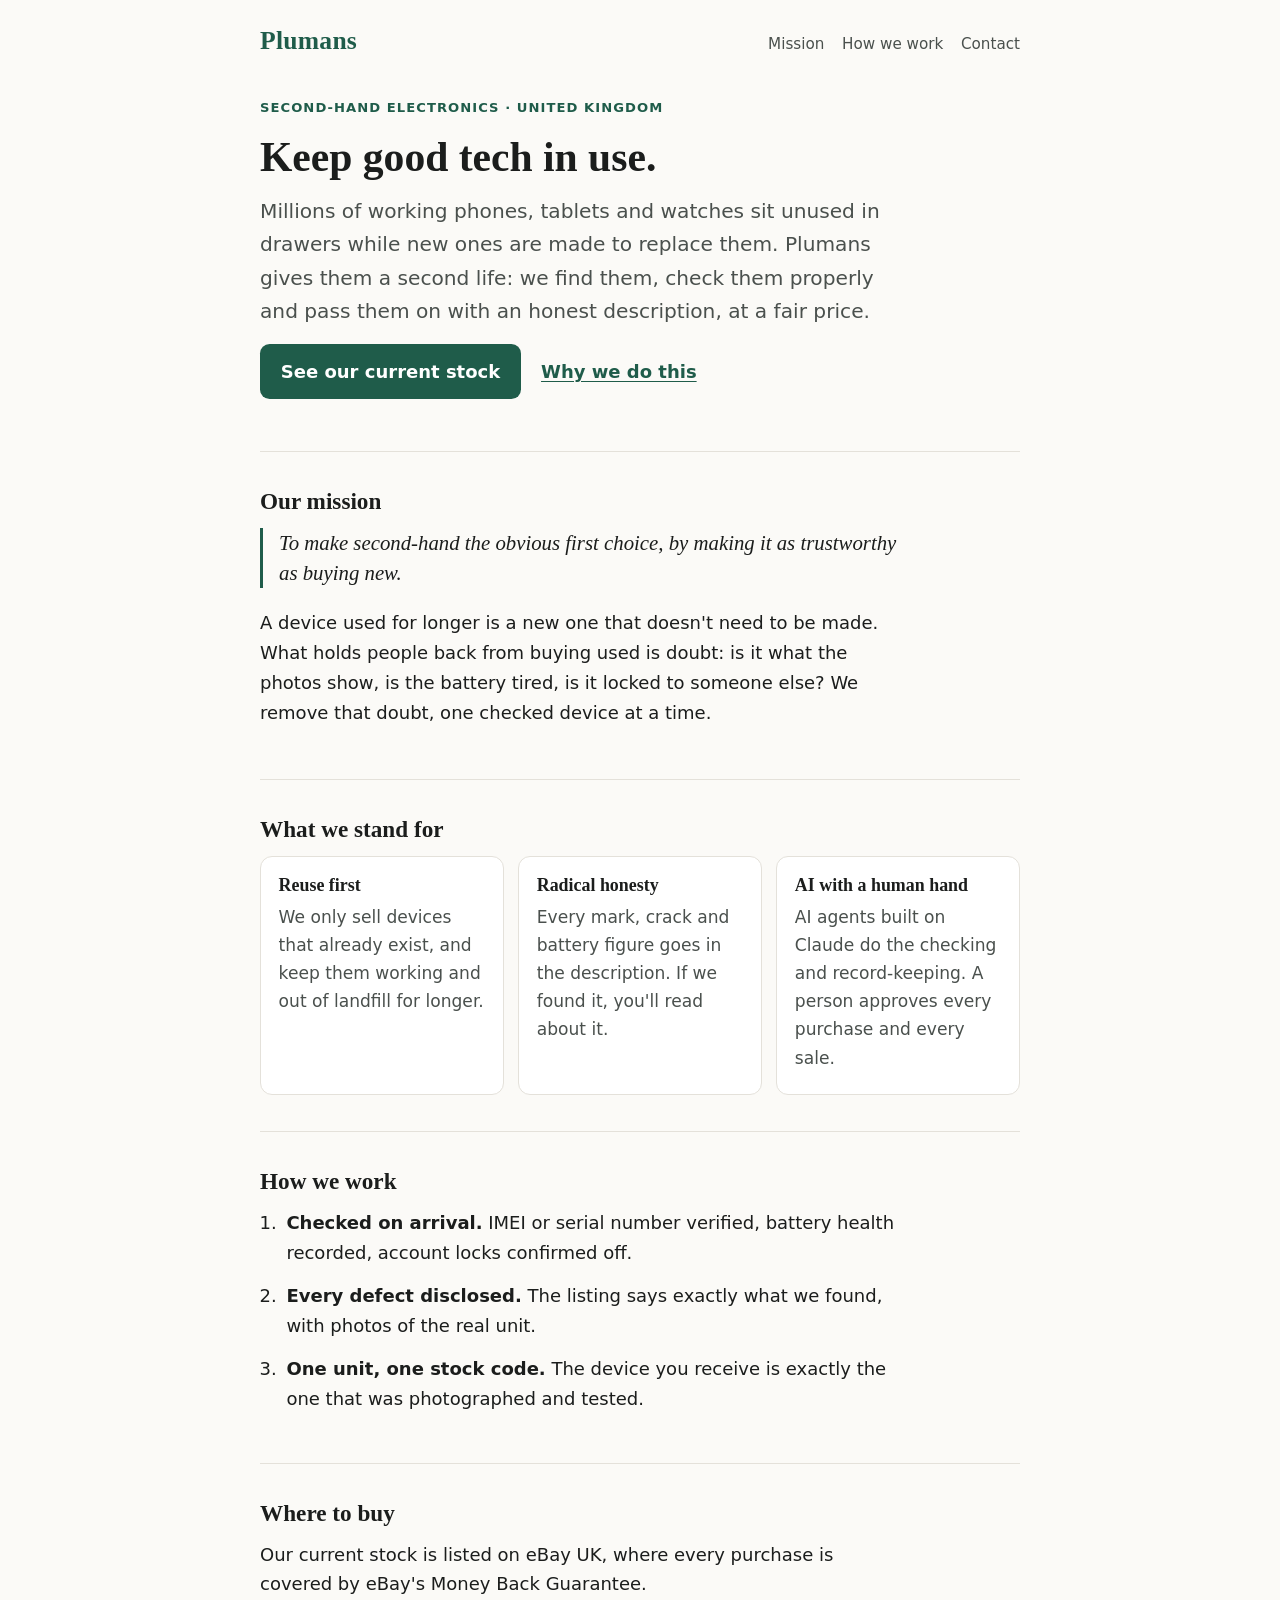
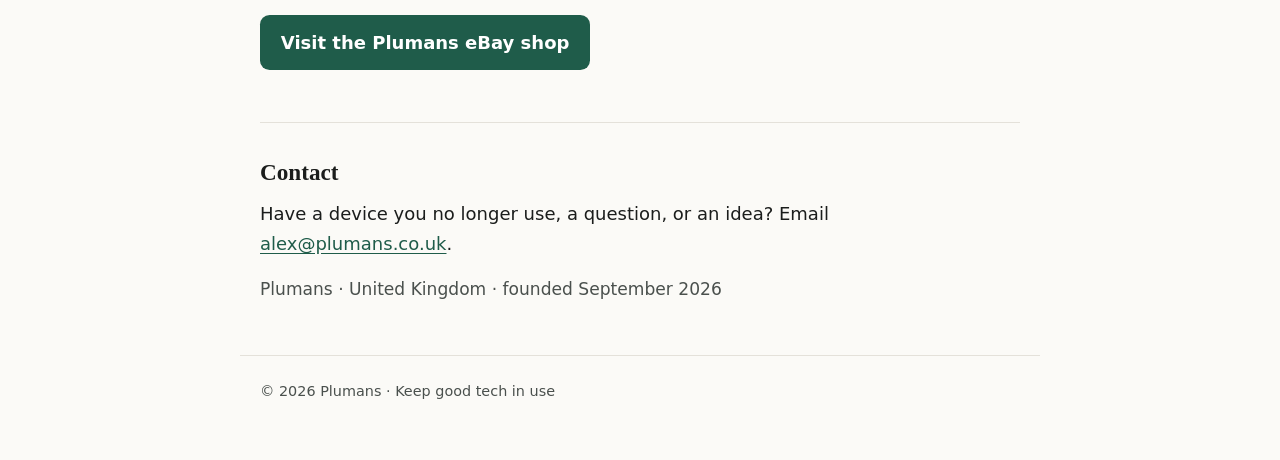
<file: index.html>
<!doctype html>
<html lang="en-GB">
<head>
<meta charset="utf-8">
<meta name="viewport" content="width=device-width, initial-scale=1">
<title>Plumans — keep good tech in use</title>
<meta name="description" content="Plumans gives used phones, tablets, smartwatches and consoles a second life: every device checked, every flaw disclosed, run by AI agents with a person approving every decision.">
<meta property="og:type" content="website">
<meta property="og:url" content="https://plumans.co.uk/">
<meta property="og:title" content="Plumans — keep good tech in use">
<meta property="og:description" content="Second-hand electronics, checked and described honestly, so good devices stay in use instead of in drawers.">
<meta name="color-scheme" content="light dark">
<link rel="canonical" href="https://plumans.co.uk/">
<link rel="icon" href="data:image/svg+xml,%3Csvg xmlns='http://www.w3.org/2000/svg' viewBox='0 0 64 64'%3E%3Crect width='64' height='64' rx='14' fill='%231f5c4a'/%3E%3Ctext x='50%25' y='54%25' dominant-baseline='middle' text-anchor='middle' font-family='Georgia,serif' font-size='42' font-weight='700' fill='%23ffffff'%3EP%3C/text%3E%3C/svg%3E">
<link rel="stylesheet" href="style.css">
</head>
<body>
<a class="skip" href="#main">Skip to content</a>
<header class="site-header">
  <p class="wordmark">Plumans</p>
  <nav aria-label="Sections">
    <a href="#mission">Mission</a>
    <a href="#how">How we work</a>
    <a href="#contact">Contact</a>
  </nav>
</header>

<main id="main">
  <section class="hero" aria-labelledby="headline">
    <p class="eyebrow">Second-hand electronics · United Kingdom</p>
    <h1 id="headline">Keep good tech in use.</h1>
    <p class="lead">Millions of working phones, tablets and watches sit unused in drawers while new ones are made to replace them. Plumans gives them a second life: we find them, check them properly and pass them on with an honest description, at a fair price.</p>
    <p class="actions">
      <a class="button" href="https://www.ebay.co.uk/usr/94alhf">See our current stock</a>
      <a class="text-link" href="#mission">Why we do this</a>
    </p>
  </section>

  <section id="mission" aria-labelledby="mission-h">
    <h2 id="mission-h">Our mission</h2>
    <p class="statement">To make second-hand the obvious first choice, by making it as trustworthy as buying new.</p>
    <p>A device used for longer is a new one that doesn't need to be made. What holds people back from buying used is doubt: is it what the photos show, is the battery tired, is it locked to someone else? We remove that doubt, one checked device at a time.</p>
  </section>

  <section aria-labelledby="principles">
    <h2 id="principles">What we stand for</h2>
    <div class="cards">
      <article class="card">
        <h3>Reuse first</h3>
        <p>We only sell devices that already exist, and keep them working and out of landfill for longer.</p>
      </article>
      <article class="card">
        <h3>Radical honesty</h3>
        <p>Every mark, crack and battery figure goes in the description. If we found it, you'll read about it.</p>
      </article>
      <article class="card">
        <h3>AI with a human hand</h3>
        <p>AI agents built on Claude do the checking and record-keeping. A person approves every purchase and every sale.</p>
      </article>
    </div>
  </section>

  <section aria-labelledby="how">
    <h2 id="how">How we work</h2>
    <ol class="steps">
      <li><strong>Checked on arrival.</strong> IMEI or serial number verified, battery health recorded, account locks confirmed off.</li>
      <li><strong>Every defect disclosed.</strong> The listing says exactly what we found, with photos of the real unit.</li>
      <li><strong>One unit, one stock code.</strong> The device you receive is exactly the one that was photographed and tested.</li>
    </ol>
  </section>

  <section aria-labelledby="buy">
    <h2 id="buy">Where to buy</h2>
    <p>Our current stock is listed on eBay UK, where every purchase is covered by eBay's Money Back Guarantee.</p>
    <p><a class="button" href="https://www.ebay.co.uk/usr/94alhf">Visit the Plumans eBay shop</a></p>
  </section>

  <section id="contact" aria-labelledby="contact-h">
    <h2 id="contact-h">Contact</h2>
    <p>Have a device you no longer use, a question, or an idea? Email <a href="mailto:alex@plumans.co.uk">alex@plumans.co.uk</a>.</p>
    <p class="muted">Plumans · United Kingdom · founded September 2026</p>
  </section>
</main>

<footer class="site-footer">
  <p>© 2026 Plumans · Keep good tech in use</p>
</footer>
</body>
</html>
</file>
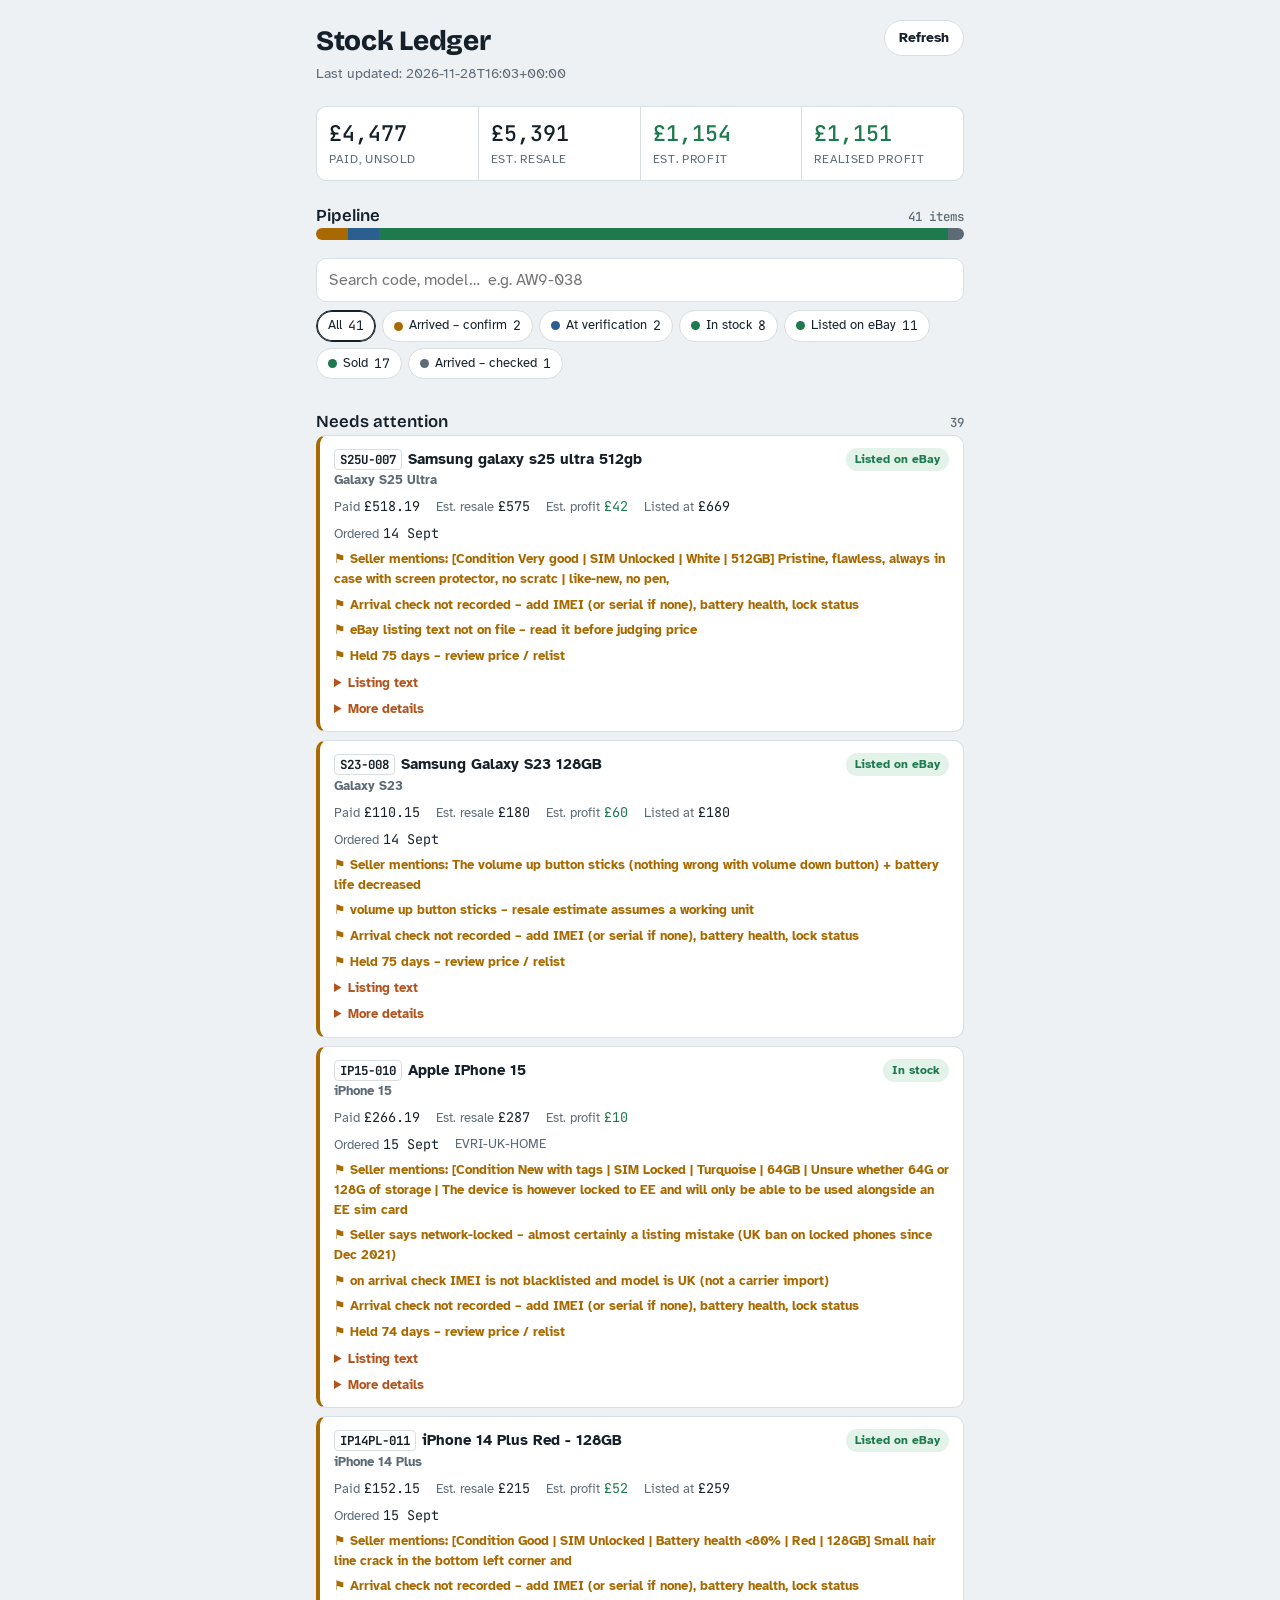
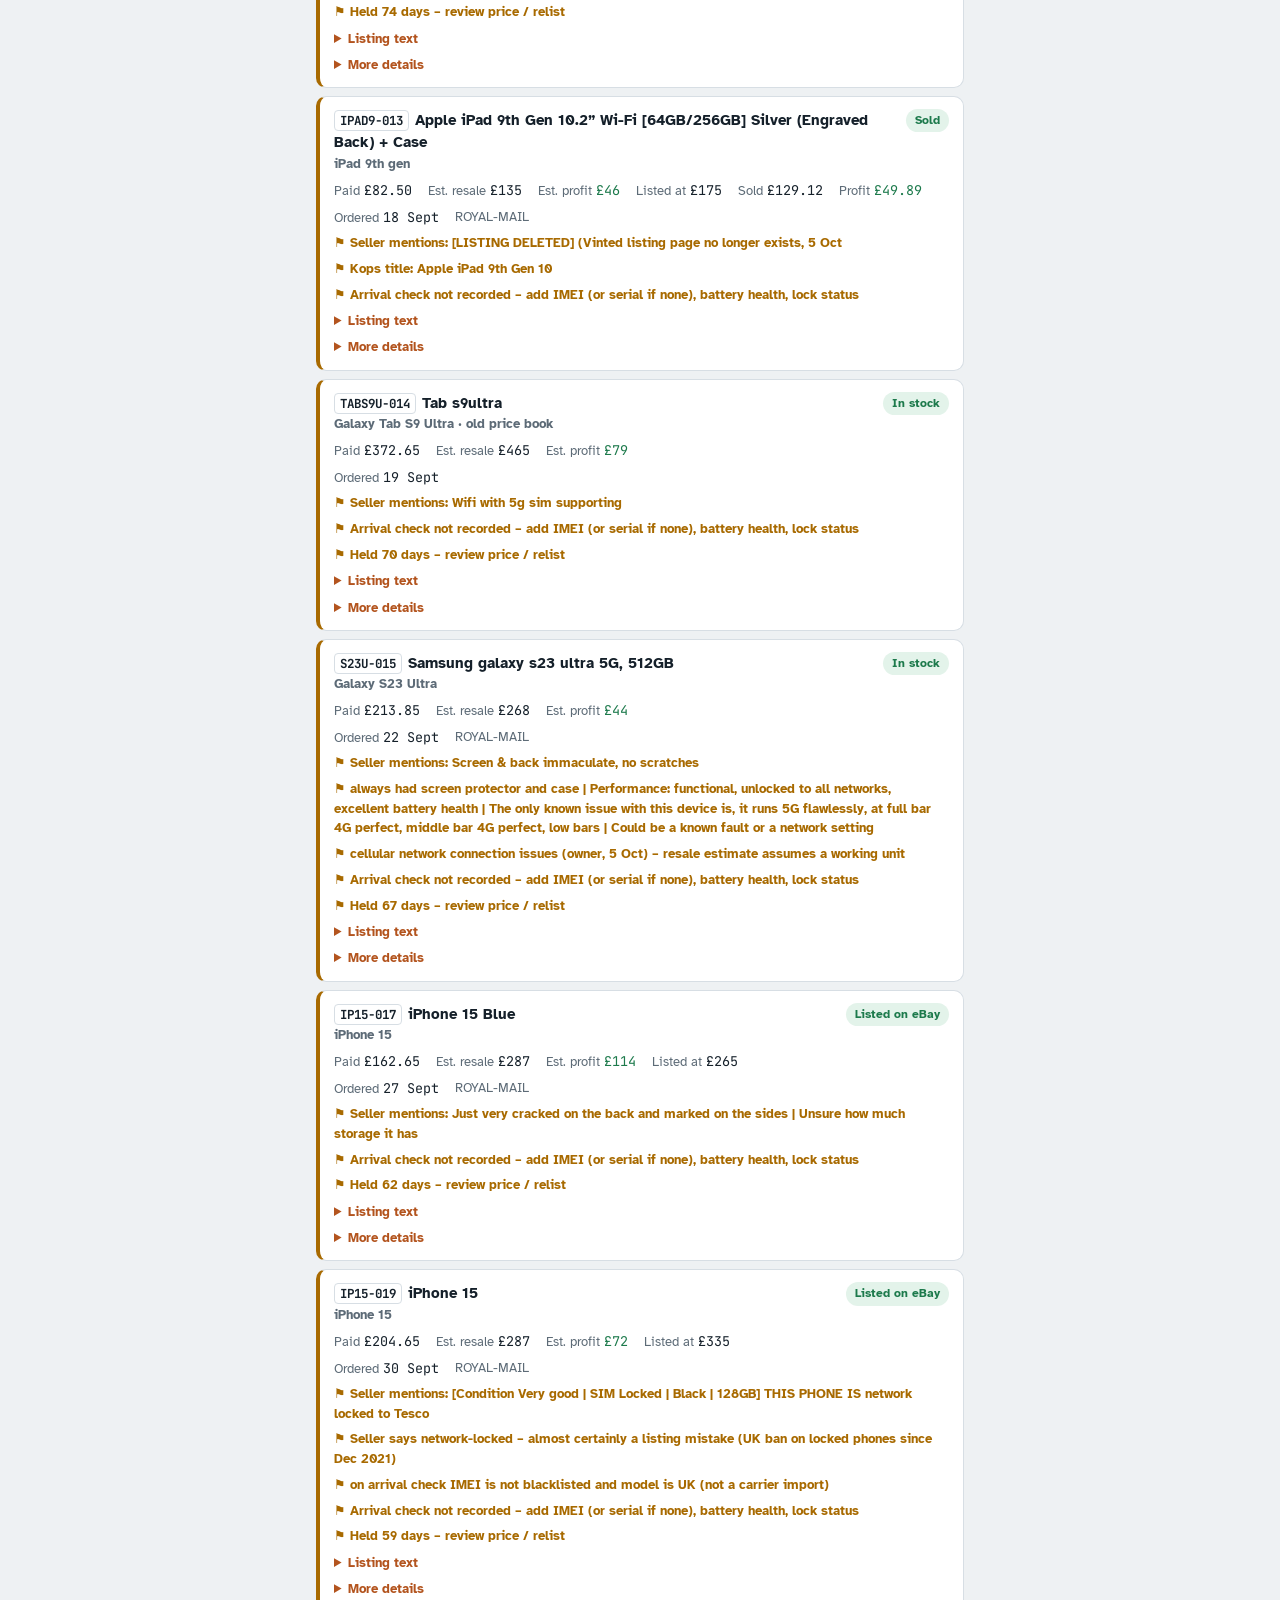
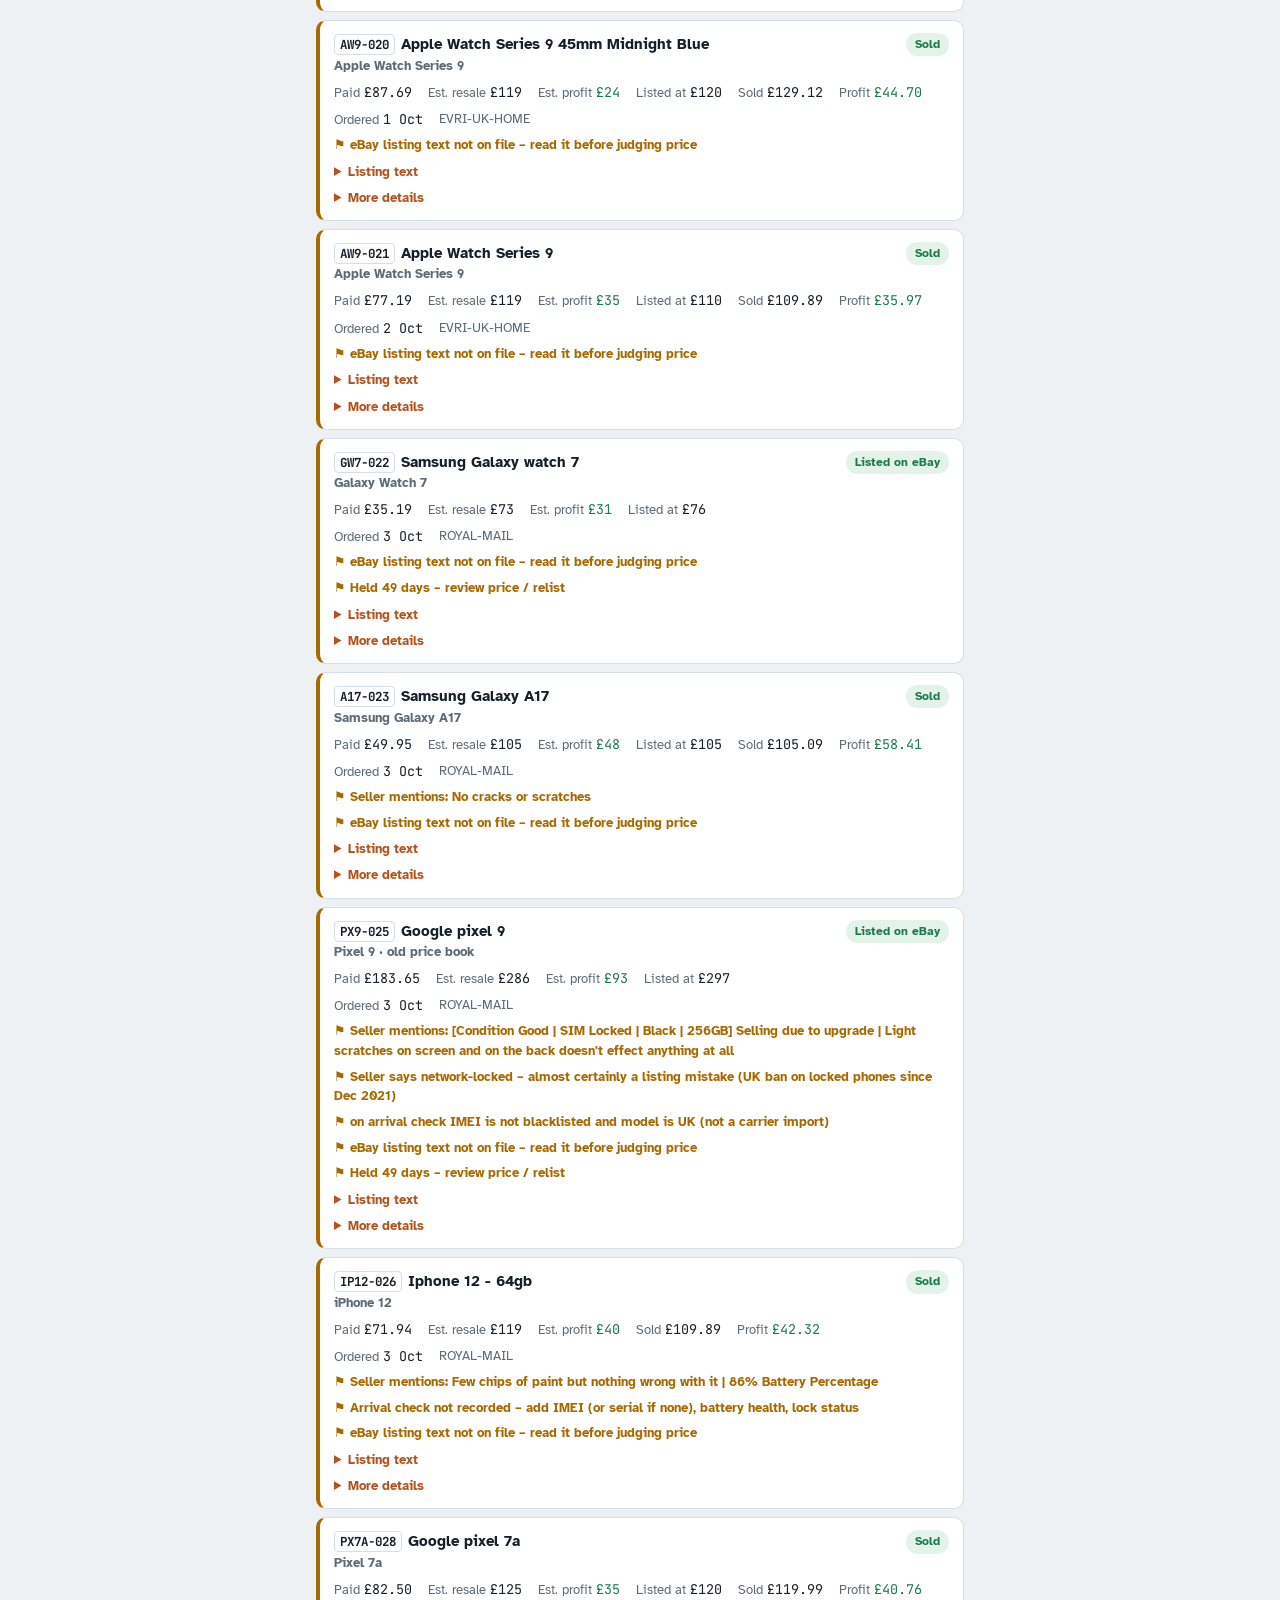
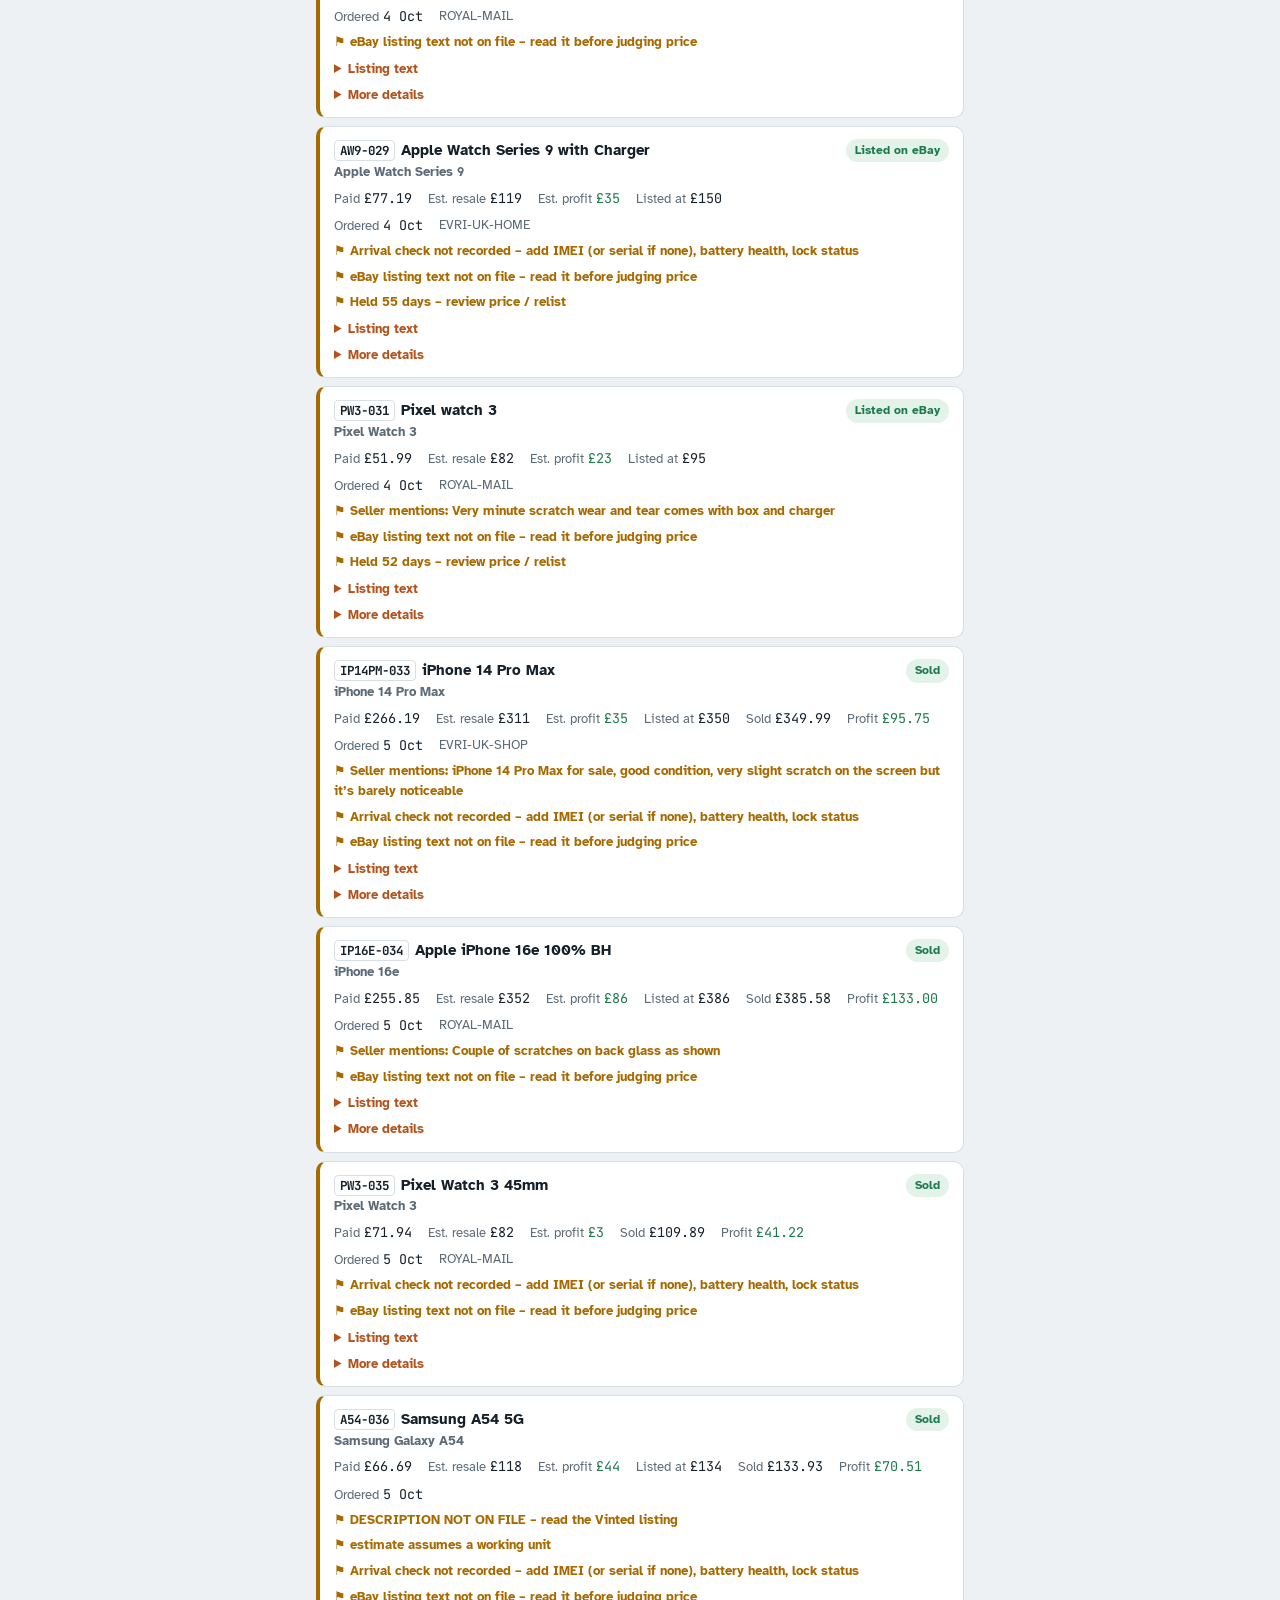
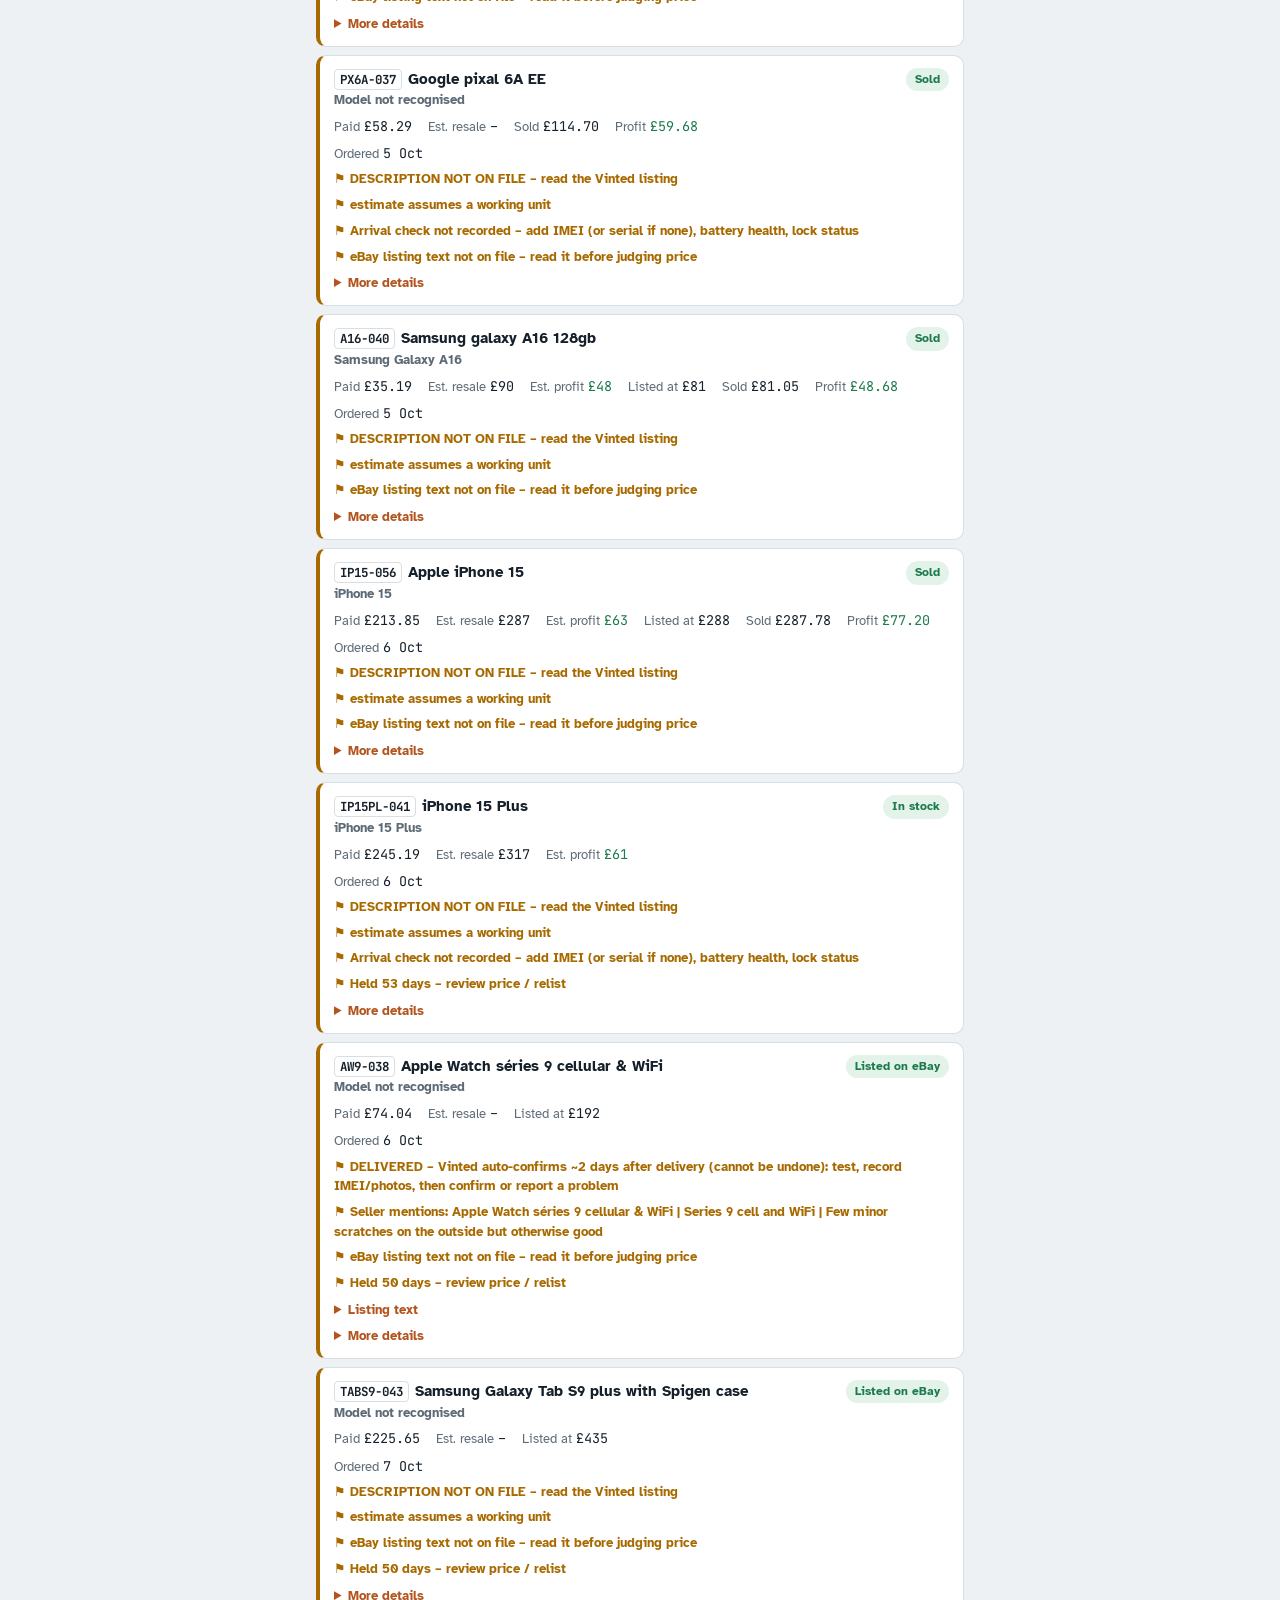
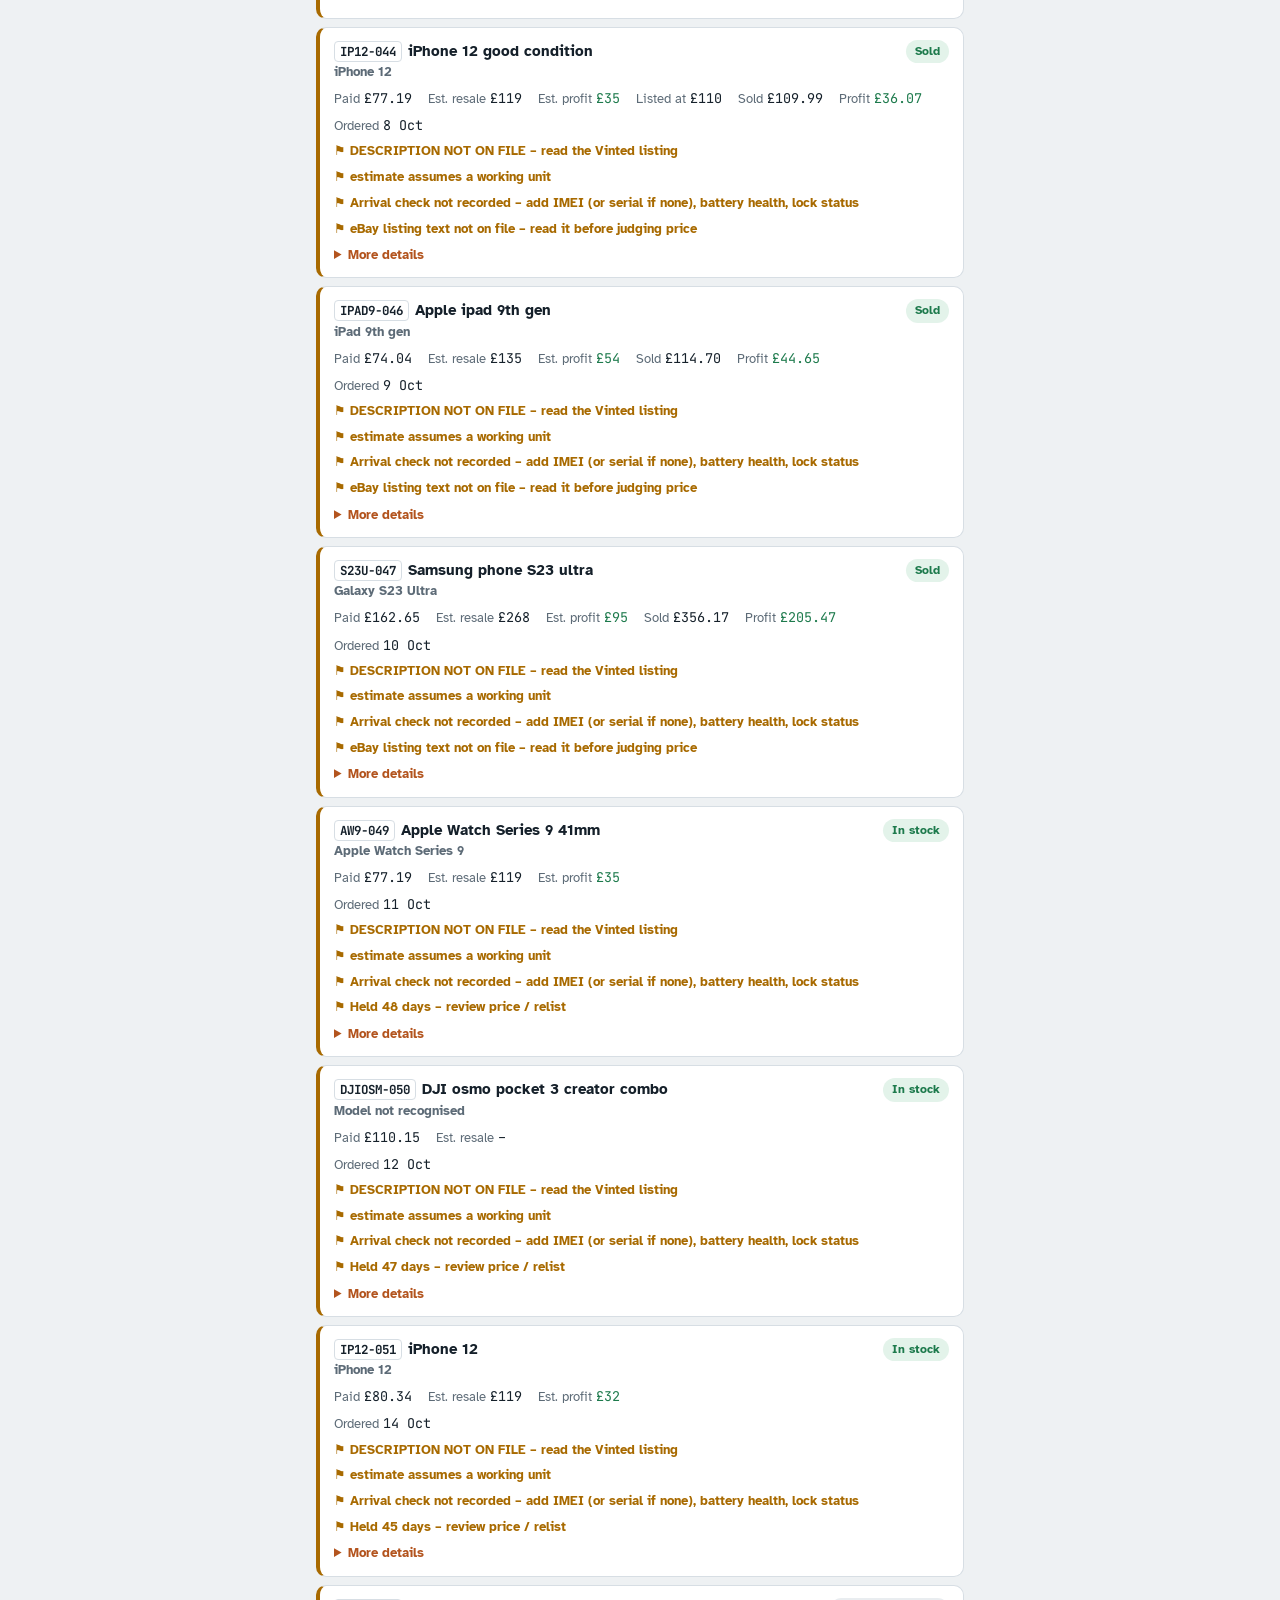
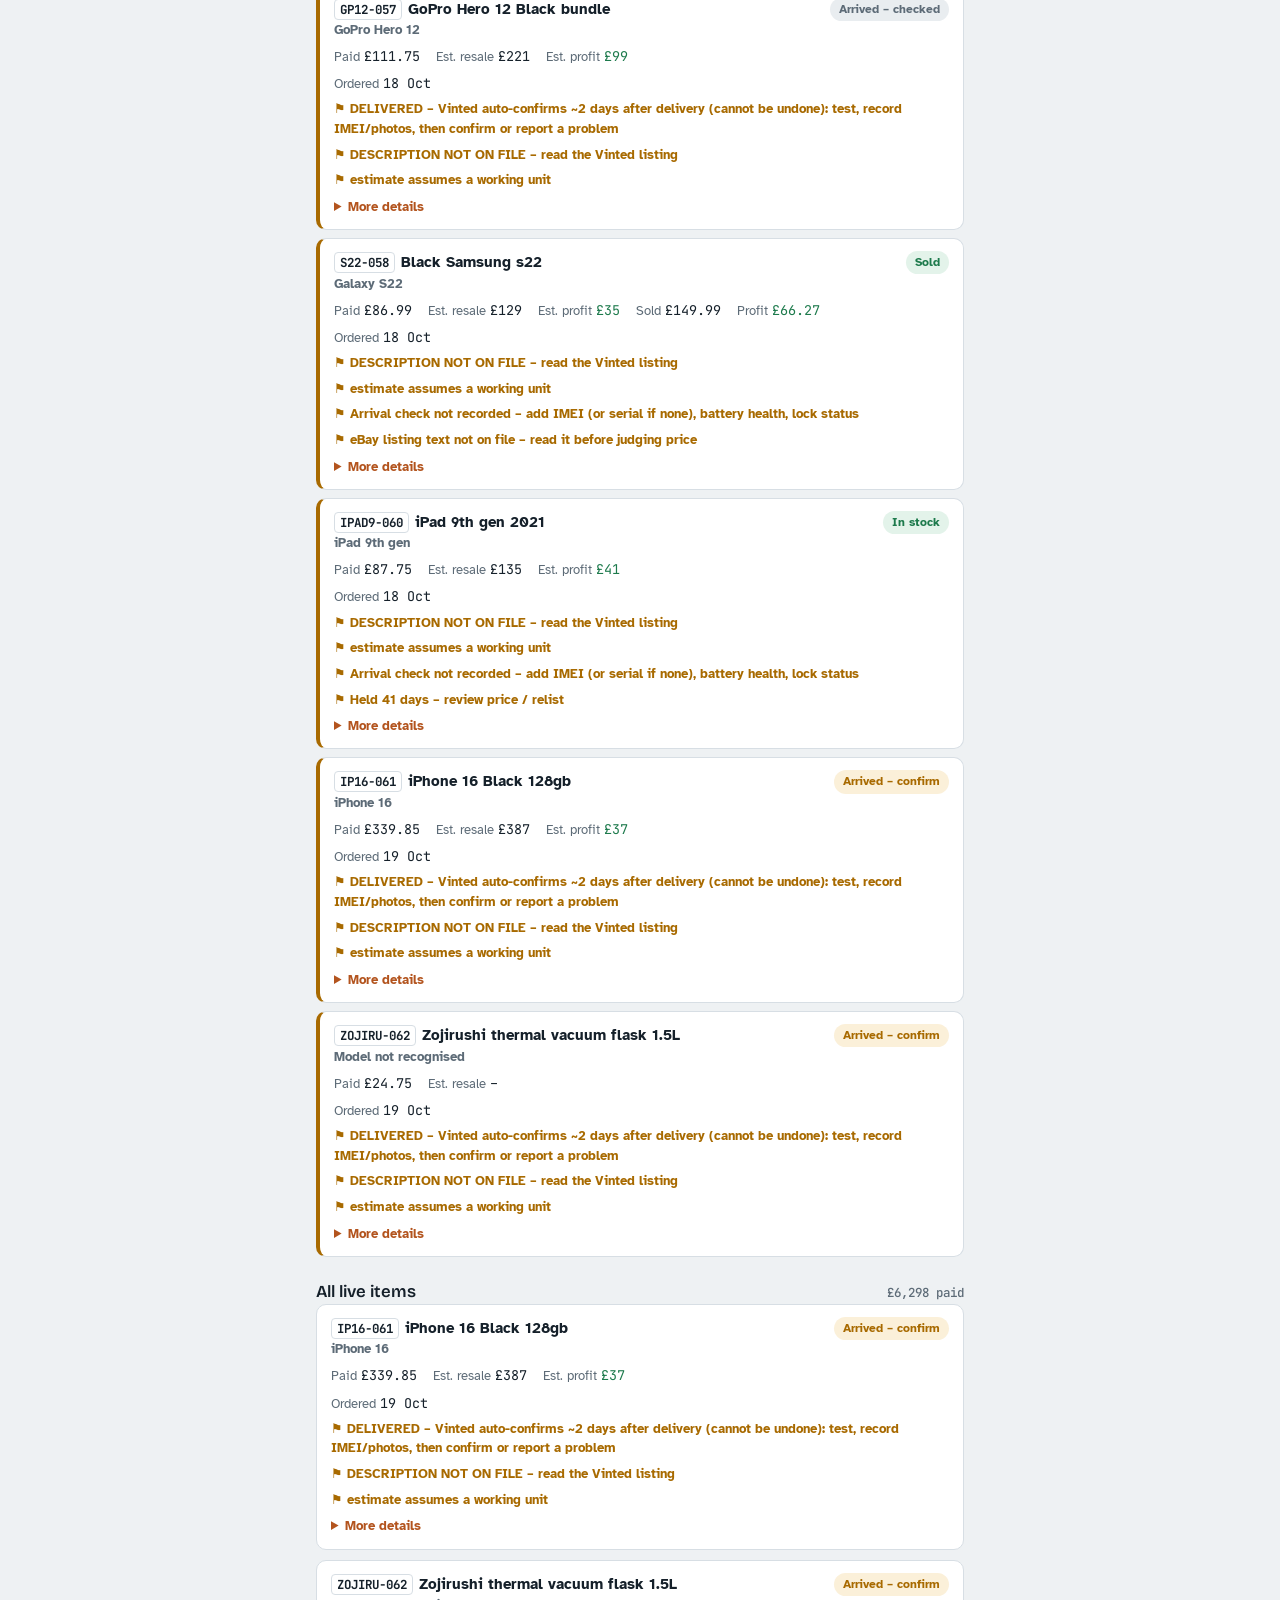
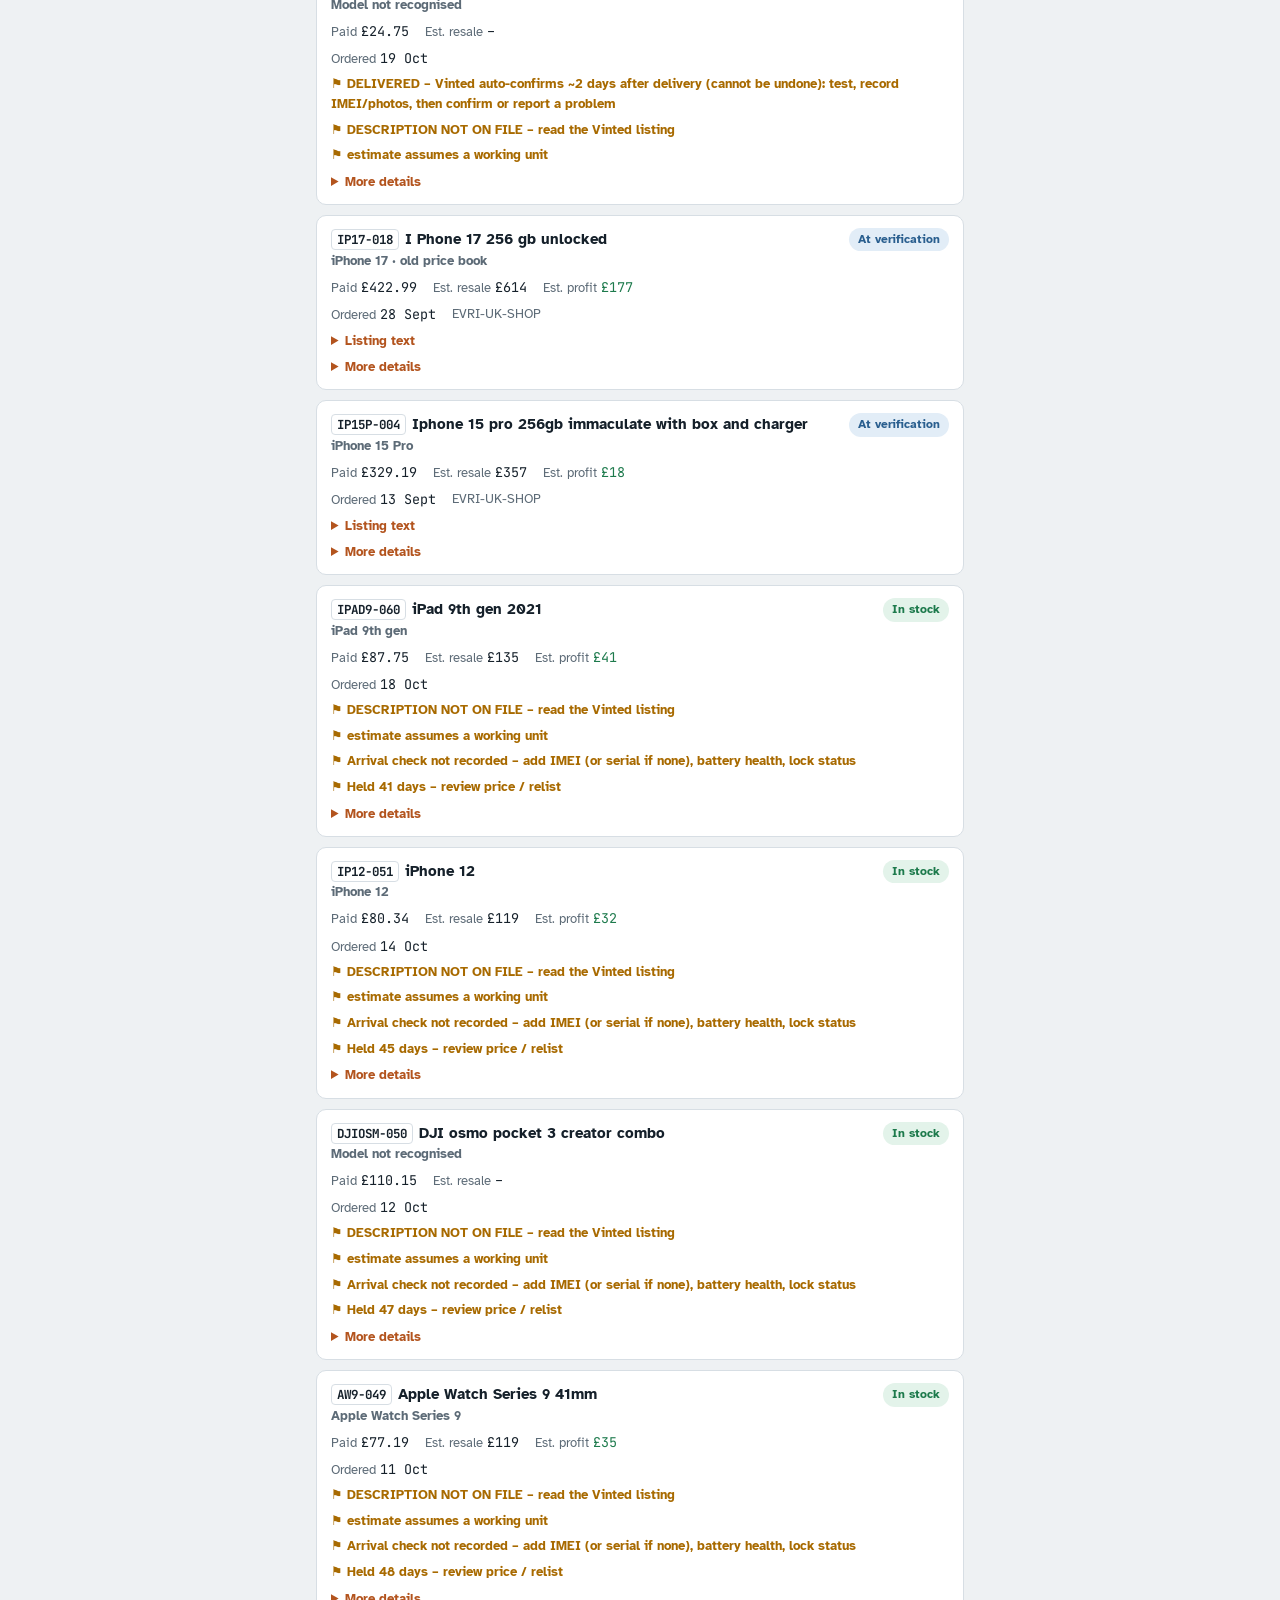
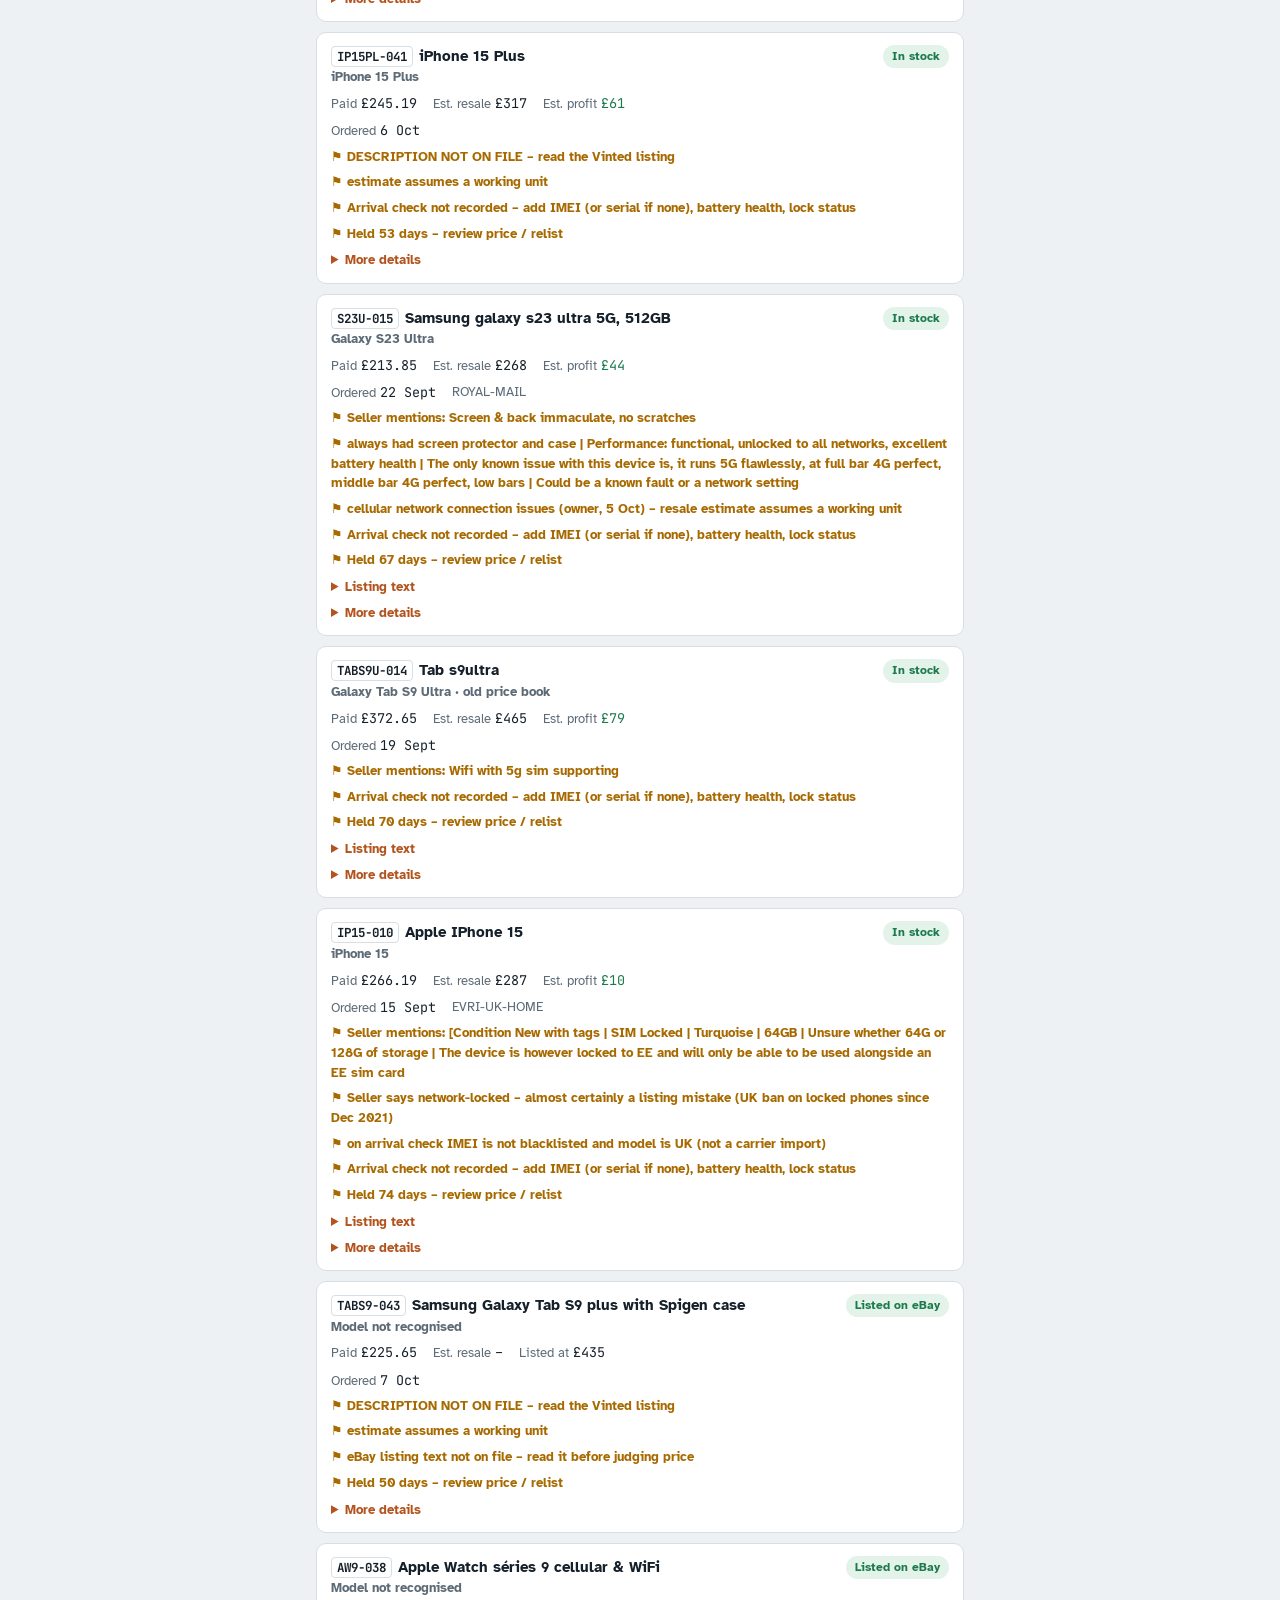
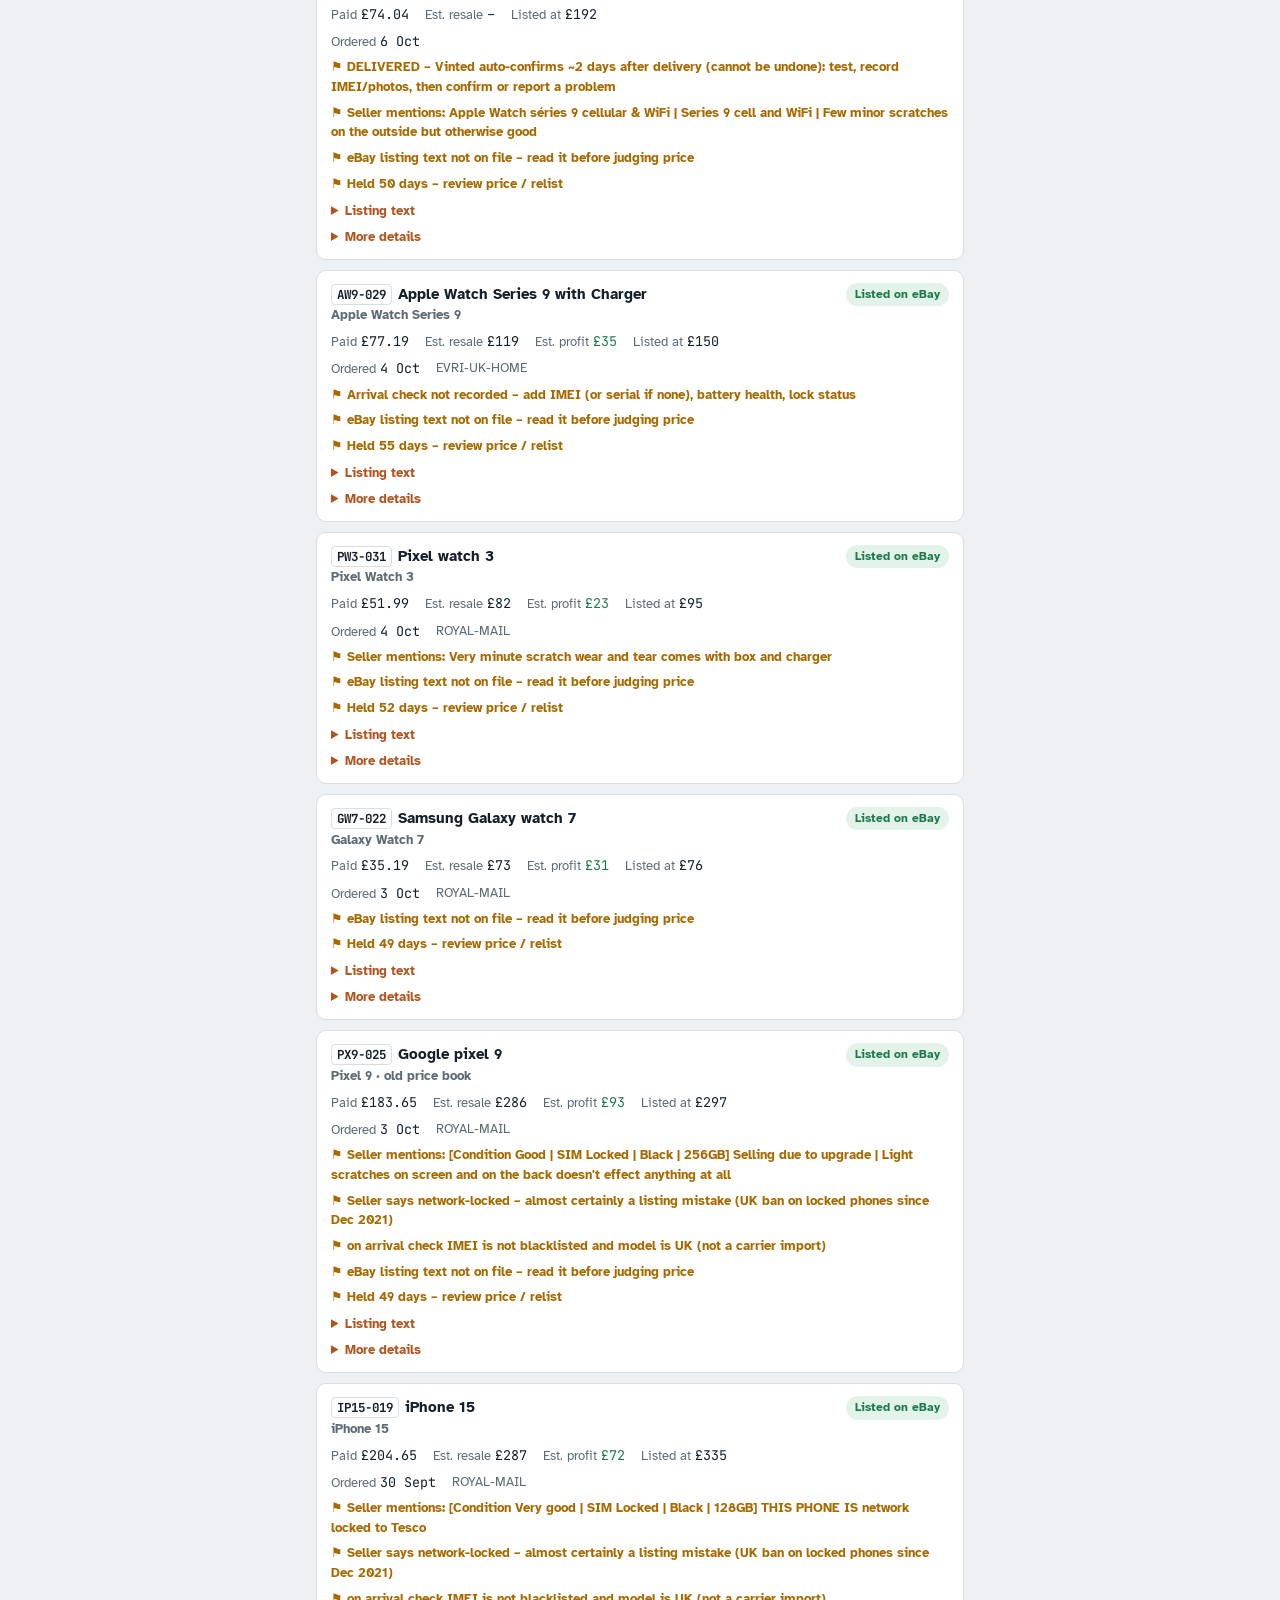
<file: ledger/index.html>
<!doctype html>
<html lang="en-GB">
<head>
<meta charset="utf-8">
<meta name="viewport" content="width=device-width,initial-scale=1,viewport-fit=cover">
<meta name="robots" content="noindex,nofollow">
<title>Kops Stock Ledger</title>
<link rel="preconnect" href="https://fonts.googleapis.com">
<link rel="preconnect" href="https://fonts.gstatic.com" crossorigin>
<link rel="stylesheet" href="https://fonts.googleapis.com/css2?family=Bricolage+Grotesque:opsz,wght@12..96,600;12..96,800&family=Atkinson+Hyperlegible:wght@400;700&family=JetBrains+Mono:wght@500&display=swap">
<style>
/* Layout: one narrow column, phone-first. Money summary -> pipeline -> needs attention -> stock cards by stage. */
:root{
  --bg:#eef1f3; --surface:#ffffff; --ink:#15202a; --muted:#5d6b77; --line:#d7dee4;
  --accent:#b3541e;            /* parcel-tape orange */
  --good:#1d7a4c; --warn:#a86a00; --bad:#b42318; --info:#2a5f8f;
  --good-bg:#e3f3ea; --warn-bg:#fbf0d9; --bad-bg:#fbe5e3; --info-bg:#e2edf7; --idle-bg:#e9edf0;
  --f-display:"Bricolage Grotesque",ui-sans-serif,system-ui,sans-serif;
  --f-body:"Atkinson Hyperlegible",ui-sans-serif,system-ui,sans-serif;
  --f-num:"JetBrains Mono",ui-monospace,SFMono-Regular,Menlo,monospace;
}
@media (prefers-color-scheme:dark){:root:not([data-theme="light"]){
  --bg:#0f151a; --surface:#18212a; --ink:#e7edf2; --muted:#93a2ae; --line:#2a3743;
  --accent:#e48a4f; --good:#5fd39a; --warn:#f0b54a; --bad:#ff8a7f; --info:#7fb6ea;
  --good-bg:#16352a; --warn-bg:#3a2d12; --bad-bg:#40201d; --info-bg:#172c40; --idle-bg:#222d37; color-scheme:dark}}
:root[data-theme="dark"]{
  --bg:#0f151a; --surface:#18212a; --ink:#e7edf2; --muted:#93a2ae; --line:#2a3743;
  --accent:#e48a4f; --good:#5fd39a; --warn:#f0b54a; --bad:#ff8a7f; --info:#7fb6ea;
  --good-bg:#16352a; --warn-bg:#3a2d12; --bad-bg:#40201d; --info-bg:#172c40; --idle-bg:#222d37; color-scheme:dark}
*{box-sizing:border-box}
body{background:var(--bg);color:var(--ink);font:15px/1.5 var(--f-body)}
.wrap{max-width:680px;margin:0 auto;padding-inline:16px;padding-block:20px 48px;display:grid;gap:22px}
h1,h2{font-family:var(--f-display);margin:0;text-wrap:balance}
h1{font-size:1.75rem;font-weight:800;letter-spacing:-.01em}
h2{font-size:1.05rem;font-weight:600;display:flex;justify-content:space-between;align-items:baseline;gap:8px}
h2 small{font:500 .78rem var(--f-num);color:var(--muted)}
.meta{color:var(--muted);font-size:.85rem;margin-top:2px}
.num{font-family:var(--f-num);font-variant-numeric:tabular-nums}
.money{display:grid;grid-template-columns:repeat(3,minmax(0,1fr));gap:1px;background:var(--line);border:1px solid var(--line);border-radius:10px;overflow:hidden}
.money div{background:var(--surface);padding:12px 12px 10px;min-width:0}
.money b{display:block;font:500 clamp(1rem,4.6vw,1.35rem) var(--f-num);font-variant-numeric:tabular-nums}
.money span{font-size:.72rem;text-transform:uppercase;letter-spacing:.06em;color:var(--muted)}
.money .pos b{color:var(--good)}
.pipe{display:flex;height:12px;border-radius:6px;overflow:hidden;background:var(--idle-bg)}
.pipe i{display:block;height:100%}
.stick{position:sticky;top:env(safe-area-inset-top,0px);z-index:5;background:var(--bg);padding-block:8px;margin-top:10px;display:grid;gap:8px}
.chips{display:flex;flex-wrap:wrap;gap:6px}
.search{display:flex;gap:6px;align-items:center}
.search input{flex:1;min-width:0;font:inherit;font-size:16px;padding:9px 12px;border:1px solid var(--line);border-radius:10px;background:var(--surface);color:var(--ink)}
.search input:focus-visible{outline:2px solid var(--accent);outline-offset:1px}
.search button{font:inherit;font-size:.82rem;border:1px solid var(--line);background:var(--surface);color:var(--ink);border-radius:999px;padding:7px 12px;cursor:pointer}
.chip{font:inherit;font-size:.82rem;border:1px solid var(--line);background:var(--surface);color:var(--ink);border-radius:999px;padding:5px 11px;cursor:pointer;display:inline-flex;gap:6px;align-items:center}
.chip[aria-pressed="true"]{border-color:var(--ink);box-shadow:inset 0 0 0 1px var(--ink)}
.chip:focus-visible,.card a:focus-visible,summary:focus-visible{outline:2px solid var(--accent);outline-offset:2px}
.dot{width:9px;height:9px;border-radius:50%;flex:none}
.alert{display:grid;gap:8px}
.alert .card{border-left:4px solid var(--warn)}
.list{display:grid;gap:10px}
.card{background:var(--surface);border:1px solid var(--line);border-radius:10px;padding:12px 14px;display:grid;gap:6px;min-width:0}
.top{display:flex;justify-content:space-between;gap:10px;align-items:flex-start}
.title{font-weight:700;overflow-wrap:anywhere;min-width:0}
.title a{color:inherit;text-decoration:none}
.title a:hover{text-decoration:underline}
.model{color:var(--muted);font-size:.83rem}
.pill{font-size:.72rem;font-weight:700;border-radius:999px;padding:3px 9px;white-space:nowrap;flex:none}
.row{display:flex;flex-wrap:wrap;gap:4px 16px;font-size:.84rem;color:var(--muted)}
.row .num{color:var(--ink)}
.profit.pos{color:var(--good)} .profit.neg{color:var(--bad)}
.flag{font-size:.82rem;color:var(--warn);font-weight:700}
.flag.bad{color:var(--bad)}
details{background:var(--surface);border:1px solid var(--line);border-radius:10px;padding:10px 14px}
summary{cursor:pointer;font-weight:700}
.cx{display:grid;gap:4px;margin-top:8px;font-size:.84rem}
.cx div{display:flex;justify-content:space-between;gap:10px;border-top:1px solid var(--line);padding-top:4px}
.cx div span:first-child{min-width:0;overflow-wrap:anywhere}
.more{border:0;padding:0;background:none;font-size:.84rem}.more summary{font-weight:700;color:var(--accent)}.more p{margin:.4em 0;overflow-wrap:anywhere}
.note{font-size:.8rem;color:var(--muted)}
.empty{color:var(--muted);font-size:.9rem}

body{margin:0}
[hidden]{display:none!important}
.head{display:flex;justify-content:space-between;align-items:flex-start;gap:12px}
.refresh{font:inherit;font-size:.85rem;font-weight:700;border:1px solid var(--line);background:var(--surface);color:var(--ink);border-radius:999px;padding:7px 14px;cursor:pointer;white-space:nowrap}
.refresh:focus-visible{outline:2px solid var(--accent);outline-offset:2px}
.refresh[disabled]{opacity:.6;cursor:progress}
.err{background:var(--bad-bg);color:var(--bad);border:1px solid var(--bad);border-radius:10px;padding:12px 14px;font-weight:700}
.err small{display:block;font-weight:400;color:var(--ink);margin-top:4px;overflow-wrap:anywhere}
.loading{color:var(--muted)}
.kv{display:grid;gap:2px;margin-top:6px;font-size:.82rem}
.kv div{display:flex;gap:8px;justify-content:space-between;border-top:1px solid var(--line);padding-top:3px}
.kv div span:first-child{color:var(--muted)}
.kv div span:last-child{overflow-wrap:anywhere;text-align:right;min-width:0}
</style>
</head>
<body>
<div class="wrap">
  <header class="head">
    <div>
      <h1>Stock Ledger</h1>
      <div class="meta" id="meta">Loading…</div>
    </div>
    <button class="refresh" id="refresh" type="button">Refresh</button>
  </header>

  <div id="error" hidden></div>
  <p class="loading" id="loading">Loading the latest ledger…</p>

  <div id="app" hidden style="display:grid;gap:22px">
    <section class="money" id="money" aria-label="Money summary"></section>

    <section id="pipeSec">
      <h2>Pipeline <small id="livecount"></small></h2>
      <div class="pipe" id="pipe" role="img" aria-label="Items by stage"></div>
      <div class="stick">
        <div class="search" role="search"><input type="search" id="q" placeholder="Search code, model…  e.g. AW9-038" aria-label="Search items" autocomplete="off" autocapitalize="characters" spellcheck="false"></div>
        <div class="chips" id="chips"></div>
      </div>
    </section>

    <section id="attnSec">
      <h2>Needs attention <small id="attnCount"></small></h2>
      <div class="alert" id="attn"></div>
    </section>

    <section>
      <h2 id="listHead">All live items <small id="listCount"></small></h2>
      <div class="list" id="list"></div>
    </section>

    <details id="cancelled"></details>
    <details id="totals"></details>

    <p class="note">Loaded fresh from <span class="num">/data/kops-ledger.json</span> each time this page opens (updated hourly by Hark). Estimates use eBay UK sold medians, minus outbound postage, before any eBay costs.</p>
  </div>
</div>

<script>
const DATA_URL='/data/kops-ledger.json';
const ORDER=['Dispute','Returning','Collect from pickup point','Arrived – confirm on Vinted','Awaiting dispatch','On the way','On the way (verification)','In stock','Listed on eBay','Ended - relist later','Sold'];
const TONE={'Dispute':'bad','Returning':'bad','Collect from pickup point':'warn','Arrived – confirm on Vinted':'warn','Awaiting dispatch':'idle','On the way':'info','On the way (verification)':'info','In stock':'good','Listed on eBay':'good','Ended - relist later':'warn','Sold':'good'};
const LABEL={'On the way (verification)':'At verification','Collect from pickup point':'Ready to collect','Arrived – confirm on Vinted':'Arrived – confirm'};
// Fields the card shows directly; every other non-empty field appears under "More details", so new fields show up automatically.
const SHOWN=new Set(['sku','title','model','stage','flags','paid_total','est_resale','est_profit','listed_price','ordered','ship_deadline','carrier','vinted_item_id','description','ebay_description','price_basis','sale_price','real_profit','ebay_title']);
const ix=s=>{const i=ORDER.indexOf(s);return i<0?99:i};
const tone=s=>TONE[s]||'idle';
const isNum=v=>v!==''&&v!=null&&!isNaN(Number(v));
const gbp=v=>!isNum(v)?'–':'£'+Number(v).toLocaleString('en-GB',{maximumFractionDigits:0});
const gbp2=v=>!isNum(v)?'–':'£'+Number(v).toLocaleString('en-GB',{minimumFractionDigits:2,maximumFractionDigits:2});
const esc=s=>String(s??'').replace(/[&<>"]/g,c=>({'&':'&amp;','<':'&lt;','>':'&gt;','"':'&quot;'}[c]));
const dshort=s=>{if(!s)return '';const d=new Date(String(s).slice(0,10)+'T12:00:00Z');return isNaN(d)?esc(s):d.toLocaleDateString('en-GB',{day:'numeric',month:'short'})};
const nice=k=>k.replace(/_/g,' ').replace(/^./,c=>c.toUpperCase());
const fmt=(k,v)=>{if(v===true)return 'Yes';if(v===false)return 'No';if(typeof v==='object')return esc(JSON.stringify(v));if(/price|paid|profit|fee|postage|resale|value|cost|back/i.test(k)&&isNum(v))return gbp2(v);return esc(v)};
const norm=x=>String(x??'').toLowerCase().replace(/[\s\-_]/g,'');
const $=id=>document.getElementById(id);

let ROWS=[],SUM={},live=[],dead=[],stages=[],filter=null,query='';
try{filter=localStorage.getItem('ledgerFilter')}catch(e){}

function showError(msg,detail){
  $('app').hidden=true;$('loading').hidden=true;
  ROWS=[];SUM={};live=[];dead=[];
  ['money','pipe','chips','attn','list','cancelled','totals'].forEach(id=>{$(id).innerHTML=''});
  $('meta').textContent='Not loaded';
  const e=$('error');e.hidden=false;
  e.innerHTML=`<div class="err">${esc(msg)}<small>${esc(detail||'')} — nothing below is shown, so you never see old figures. Tap Refresh to try again.</small></div>`;
}

async function load(){
  const btn=$('refresh');btn.disabled=true;btn.textContent='Loading…';
  $('error').hidden=true;
  if($('app').hidden)$('loading').hidden=false;
  try{
    const res=await fetch(DATA_URL+'?t='+Date.now(),{cache:'no-store'});
    if(!res.ok)throw new Error('Server said HTTP '+res.status+(res.status===404?' (data file not found)':''));
    let d;try{d=await res.json()}catch(e){throw new Error('The data file is not valid JSON')}
    if(!d||!Array.isArray(d.items))throw new Error('The data file has no "items" list');
    ROWS=d.items.filter(r=>r&&typeof r==='object');SUM=(d.summary&&typeof d.summary==='object')?d.summary:{};
    $('meta').textContent='Last updated: '+(d.updated||SUM.built_at||'unknown');
    setup();$('loading').hidden=true;$('app').hidden=false;
  }catch(err){
    showError("Couldn't load the ledger",(err&&err.message)||String(err));
  }finally{btn.disabled=false;btn.textContent='Refresh'}
}

function setup(){
  const st=r=>String(r.stage||'Unknown');
  live=ROWS.filter(r=>!st(r).startsWith('Cancelled'));
  dead=ROWS.filter(r=>st(r).startsWith('Cancelled'));
  stages=[...new Set(live.map(st))].sort((a,b)=>ix(a)-ix(b)||a.localeCompare(b));
  if(filter&&!stages.includes(filter))filter=null;
  const tiles=[['money_tied_up','Paid, unsold'],['est_resale_value','Est. resale'],['est_profit_open','Est. profit'],['realised_profit','Realised profit']].filter(([k])=>isNum(SUM[k]));
  $('money').style.gridTemplateColumns=`repeat(${Math.min(tiles.length||1,4)},minmax(0,1fr))`;
  $('money').innerHTML=tiles.map(([k,l])=>`<div class="${/profit/.test(k)&&Number(SUM[k])>=0?'pos':''}"><b>${gbp(SUM[k])}</b><span>${l}</span></div>`).join('')||'<div><span>No totals in file</span></div>';
  $('livecount').textContent=live.length+' items';
  const tot=Object.entries(SUM).filter(([k,v])=>v!==null&&typeof v!=='object');
  $('totals').hidden=!tot.length;
  $('totals').innerHTML=`<summary>All totals from the file</summary><div class="kv">`+tot.map(([k,v])=>`<div><span>${esc(nice(k))}</span><span class="num">${fmt(k,v)}</span></div>`).join('')+
    (SUM.by_stage&&typeof SUM.by_stage==='object'?Object.entries(SUM.by_stage).map(([k,v])=>`<div><span>Stage: ${esc(k)}</span><span class="num">${esc(v)}</span></div>`).join(''):'')+'</div>';
  const refunded=isNum(SUM.cancelled_paid_back)?SUM.cancelled_paid_back:dead.reduce((a,r)=>a+Number(r.paid_total||0),0);
  $('cancelled').innerHTML=`<summary>${dead.length} cancelled or never sent · <span class="num">${gbp2(refunded)}</span> refunded</summary><div class="cx">`+
    dead.slice().sort((a,b)=>String(b.ordered||'').localeCompare(String(a.ordered||''))).map(r=>`<div><span>${esc(r.title)} <span class="model">· ${esc(r.vinted_status||r.stage)}</span></span><span class="num">${gbp2(r.paid_total)}</span></div>`).join('')+'</div>';
  render();
}

function pill(s){const t=tone(s);return `<span class="pill" style="background:var(--${t}-bg);color:var(--${t==='idle'?'muted':t})">${esc(LABEL[s]||s)}</span>`}
function card(r){
  const s=String(r.stage||'Unknown');
  const p=isNum(r.est_profit)?`<span>Est. profit <span class="num profit ${Number(r.est_profit)>=0?'pos':'neg'}">${gbp(r.est_profit)}</span></span>`:'';
  const link=r.vinted_item_id?`<a href="https://www.vinted.co.uk/items/${encodeURIComponent(r.vinted_item_id)}" target="_blank" rel="noopener">${esc(r.title)}</a>`:esc(r.title);
  const ship=s==='Awaiting dispatch'&&r.ship_deadline?`<span>Ship by <span class="num">${dshort(r.ship_deadline)}</span></span>`:'';
  const carrier=r.carrier?`<span>${esc(r.carrier)}</span>`:'';
  const sold=isNum(r.sale_price)?`<span>Sold <span class="num">${gbp2(r.sale_price)}</span></span>`:'';
  const real=isNum(r.real_profit)?`<span>Profit <span class="num profit ${Number(r.real_profit)>=0?'pos':'neg'}">${gbp2(r.real_profit)}</span></span>`:'';
  const flags=String(r.flags||'').split('; ').filter(Boolean).map(f=>`<div class="flag ${/OVERDUE|complaint/.test(f)?'bad':''}">⚑ ${esc(f)}</div>`).join('');
  const basis=r.price_basis&&String(r.price_basis).includes('price book')?' · old price book':'';
  const texts=(r.description||r.ebay_description||r.ebay_title)?`<details class="more"><summary>Listing text</summary><p><b>Bought (Vinted):</b> ${r.description?esc(r.description):'not on file'}</p>${r.ebay_title?`<p><b>eBay title:</b> ${esc(r.ebay_title)}</p>`:''}${r.ebay_description?`<p><b>Selling (eBay):</b> ${esc(r.ebay_description)}</p>`:''}</details>`:'';
  const extra=Object.entries(r).filter(([k,v])=>!SHOWN.has(k)&&v!==''&&v!=null&&!(Array.isArray(v)&&!v.length));
  const more=extra.length?`<details class="more"><summary>More details</summary><div class="kv">${extra.map(([k,v])=>`<div><span>${esc(nice(k))}</span><span>${fmt(k,v)}</span></div>`).join('')}</div></details>`:'';
  return `<article class="card"><div class="top"><div class="title">${r.sku?`<span class="num" style="font-size:.78rem;border:1px solid var(--line);border-radius:4px;padding:1px 5px;margin-right:6px">${esc(r.sku)}</span>`:''}${link}<div class="model">${esc(r.model||'Model not recognised')}${basis}</div></div>${pill(s)}</div>
  <div class="row"><span>Paid <span class="num">${gbp2(r.paid_total)}</span></span><span>Est. resale <span class="num">${gbp(r.est_resale)}</span></span>${p}${isNum(r.listed_price)?`<span>Listed at <span class="num">${gbp(r.listed_price)}</span></span>`:''}${sold}${real}</div>
  <div class="row">${r.ordered?`<span>Ordered <span class="num">${dshort(r.ordered)}</span></span>`:''}${ship}${carrier}</div>${flags}${texts}${more}</article>`;
}
const hay=r=>norm(Object.values(r).filter(v=>typeof v!=='object').join(' '));
function render(){
  const total=live.length||1;
  $('pipe').innerHTML=stages.map(s=>{const n=live.filter(r=>(r.stage||'Unknown')===s).length,t=tone(s);return `<i title="${esc(s)}: ${n}" style="width:${n/total*100}%;background:var(--${t==='idle'?'muted':t})"></i>`}).join('');
  $('chips').innerHTML=[`<button class="chip" aria-pressed="${!filter}" data-s="">All <span class="num">${live.length}</span></button>`]
    .concat(stages.map(s=>{const t=tone(s);return `<button class="chip" aria-pressed="${filter===s}" data-s="${esc(s)}"><span class="dot" style="background:var(--${t==='idle'?'muted':t})"></span>${esc(LABEL[s]||s)} <span class="num">${live.filter(r=>(r.stage||'Unknown')===s).length}</span></button>`})).join('');
  const attn=live.filter(r=>r.flags||TONE[r.stage]==='warn'||TONE[r.stage]==='bad');
  $('attnCount').textContent=attn.length;
  $('attn').innerHTML=attn.length?attn.map(card).join(''):'<p class="empty">Nothing needs action right now.</p>';
  const q=norm(query);
  $('attnSec').hidden=!!filter||!!q;
  const shown=live.filter(r=>q?hay(r).includes(q):(!filter||(r.stage||'Unknown')===filter)).sort((a,b)=>stages.indexOf(a.stage||'Unknown')-stages.indexOf(b.stage||'Unknown')||String(b.ordered||'').localeCompare(String(a.ordered||'')));
  $('listHead').firstChild.textContent=(q?`Search “${query.trim()}” · ${shown.length} found`:(filter?(LABEL[filter]||filter):'All live items'))+' ';
  $('listCount').textContent=gbp(shown.reduce((a,r)=>a+(isNum(r.paid_total)?Number(r.paid_total):0),0))+' paid';
  $('list').innerHTML=shown.length?shown.map(card).join(''):'<p class="empty">No live items match. Try the code without the dash, or part of the model name.</p>';
}
const qEl=$('q');
qEl.addEventListener('input',()=>{query=qEl.value;render()});
qEl.addEventListener('keydown',e=>{if(e.key==='Enter'){qEl.blur();$('listHead').scrollIntoView({behavior:'smooth',block:'start'})}if(e.key==='Escape'){qEl.value='';query='';render()}});
$('chips').addEventListener('click',e=>{const b=e.target.closest('.chip');if(!b)return;filter=b.dataset.s||null;query='';qEl.value='';try{filter?localStorage.setItem('ledgerFilter',filter):localStorage.removeItem('ledgerFilter')}catch(e){}render();
  $(filter?'listHead':'pipeSec').scrollIntoView({behavior:'smooth',block:'start'})});
$('refresh').addEventListener('click',load);
load();
</script>
</body>
</html>
</file>
<file: style.css>
:root {
  --bg: #fbfaf7;
  --surface: #ffffff;
  --text: #1b1d1c;
  --muted: #4a504d;
  --accent: #1f5c4a;
  --accent-text: #ffffff;
  --rule: #e4e1da;
  --focus: #c26a00;
}

@media (prefers-color-scheme: dark) {
  :root {
    --bg: #121514;
    --surface: #1a1e1c;
    --text: #ecefed;
    --muted: #b4bcb8;
    --accent: #6fc2a4;
    --accent-text: #0d1a15;
    --rule: #2b312e;
    --focus: #ffb454;
  }
}

*, *::before, *::after { box-sizing: border-box; }

html { -webkit-text-size-adjust: 100%; }

body {
  margin: 0;
  background: var(--bg);
  color: var(--text);
  font: 1.0625rem/1.65 system-ui, -apple-system, "Segoe UI", Roboto, "Helvetica Neue", Arial, sans-serif;
}

@media (min-width: 40em) { body { font-size: 1.125rem; } }

.site-header, main, .site-footer {
  max-width: 50rem;
  margin: 0 auto;
  padding: 0 1.25rem;
}

.site-header {
  padding-top: 1.75rem;
  display: flex;
  align-items: baseline;
  justify-content: space-between;
  gap: 1rem;
  flex-wrap: wrap;
}
.site-header nav { display: flex; gap: 1.1rem; font-size: 0.95rem; }
.site-header nav a { color: var(--muted); text-decoration: none; }
.site-header nav a:hover { color: var(--accent); }

.wordmark {
  margin: 0;
  font: 700 1.6rem/1 Georgia, "Times New Roman", serif;
  letter-spacing: 0.01em;
  color: var(--accent);
}

h1, h2, h3 {
  font-family: Georgia, "Times New Roman", serif;
  line-height: 1.2;
  margin: 0 0 0.75rem;
}

h1 { font-size: clamp(1.9rem, 6vw, 2.6rem); }
h2 { font-size: 1.45rem; }
h3 { font-size: 1.12rem; margin-bottom: 0.4rem; }

.eyebrow {
  margin-bottom: 0.9rem;
  font-size: 0.82rem;
  font-weight: 600;
  letter-spacing: 0.08em;
  text-transform: uppercase;
  color: var(--accent);
}

.statement {
  font: italic 1.3rem/1.45 Georgia, "Times New Roman", serif;
  padding-left: 1rem;
  border-left: 3px solid var(--accent);
  margin-bottom: 1.25rem;
}

.cards { display: grid; gap: 0.9rem; }
@media (min-width: 40em) { .cards { grid-template-columns: repeat(3, 1fr); } }
.card {
  background: var(--surface);
  border: 1px solid var(--rule);
  border-radius: 0.75rem;
  padding: 1.1rem 1.1rem 0.4rem;
}
.card p { font-size: 0.95em; color: var(--muted); }

.actions { display: flex; flex-wrap: wrap; align-items: center; gap: 0.75rem 1.25rem; }
.text-link { font-weight: 600; }
.muted { color: var(--muted); font-size: 0.95em; }

section { padding: 2.25rem 0; border-top: 1px solid var(--rule); }
.hero { border-top: 0; padding-top: 2.5rem; }

.lead { font-size: 1.12em; color: var(--muted); }

p { margin: 0 0 1rem; }

.steps { margin: 0; padding-left: 1.4rem; }
.steps li { margin-bottom: 0.85rem; padding-left: 0.25rem; }

a { color: var(--accent); text-underline-offset: 0.18em; }

.button {
  display: inline-block;
  padding: 0.8rem 1.3rem;
  border-radius: 0.6rem;
  background: var(--accent);
  color: var(--accent-text);
  font-weight: 600;
  text-decoration: none;
}
.button:hover { filter: brightness(1.08); }

a:focus-visible, .button:focus-visible {
  outline: 3px solid var(--focus);
  outline-offset: 3px;
  border-radius: 0.4rem;
}

.skip {
  position: absolute;
  left: -999px;
  top: 0.5rem;
  background: var(--surface);
  padding: 0.5rem 0.75rem;
}
.skip:focus { left: 0.5rem; }

.site-footer {
  padding-top: 1.5rem;
  padding-bottom: 2.5rem;
  border-top: 1px solid var(--rule);
  color: var(--muted);
  font-size: 0.9rem;
}
section > p, .steps { max-width: 40rem; }
</file>
